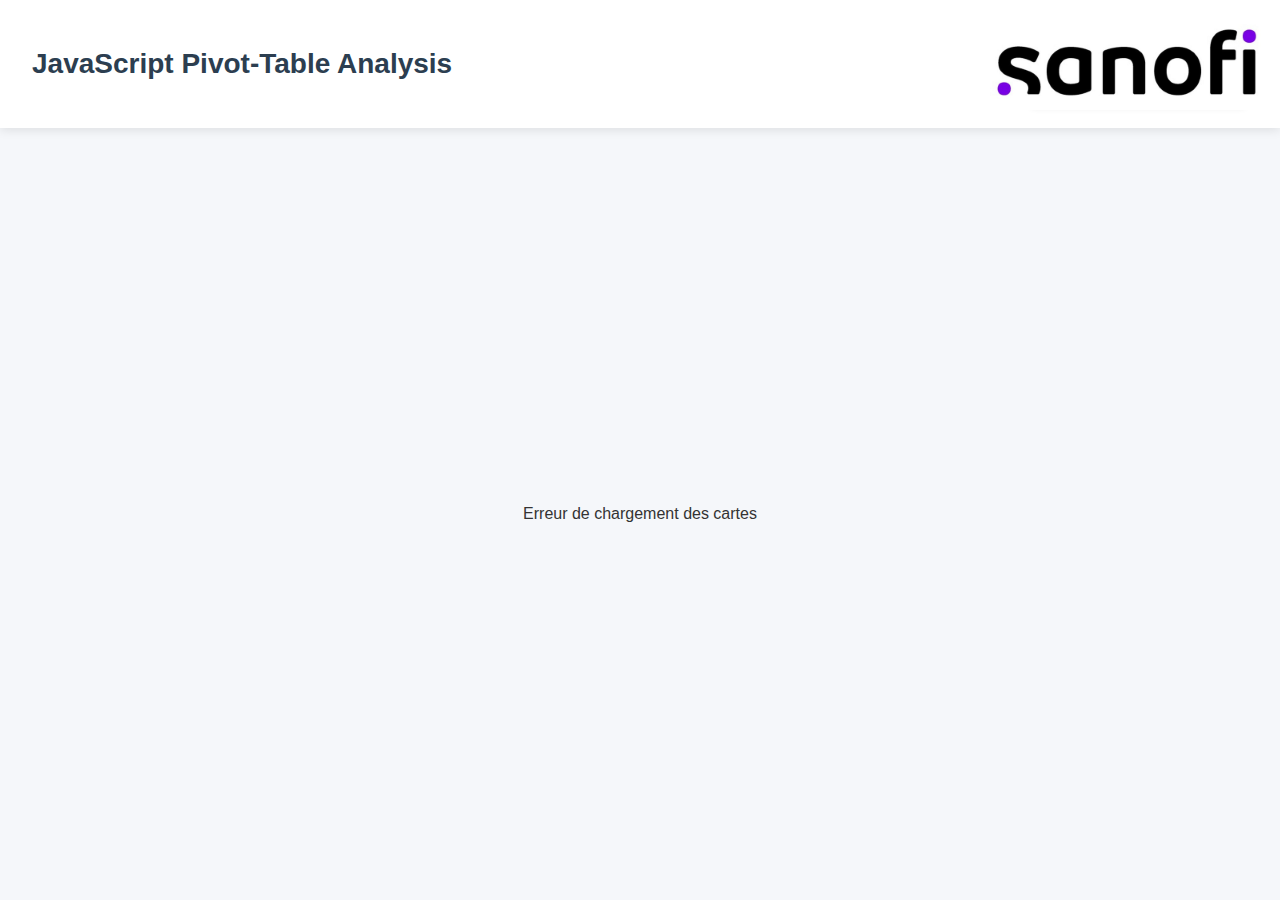
<file: index.html>
<!DOCTYPE html>
<html lang="en">
<head>
    <meta charset="UTF-8">
    <meta name="viewport" content="width=device-width, initial-scale=1.0">
    <title>JavaScript Pivot-Table Analysis</title>
    <style>
        * {
            margin: 0;
            padding: 0;
            box-sizing: border-box;
            font-family: 'Segoe UI', Tahoma, Geneva, Verdana, sans-serif;
        }

        body {
            background-color: #f5f7fa;
            color: #333;
            min-height: 100vh;
            display: flex;
            flex-direction: column;
        }

        header {
            background-color: #ffffff;
            box-shadow: 0 2px 10px rgba(0, 0, 0, 0.1);
            padding: 1.5rem 2rem;
            display: flex;
            justify-content: space-between;
            align-items: center;
        }

        .header-title {
            color: #2c3e50;
            font-size: 1.75rem;
            font-weight: 600;
        }

        .logo {
            width: 220px;
            height: 80px;
            /* background: linear-gradient(135deg, #3498db, #2c3e50); */
            border-radius: 8px;
            display: flex;
            justify-content: center;
            align-items: center;
            color: white;
            font-weight: bold;
            font-size: 1.2rem;
            box-shadow: 0 4px 6px rgba(0, 0, 0, 0.1);
        }

        .content {
            flex: 1;
            display: flex;
            justify-content: center;
            align-items: center;
            padding: 2rem;
        }

        .button-container {
            display: flex;
            gap: 2rem;
        }

        .nav-button {
            padding: 1.2rem 2.5rem;
            font-size: 1.2rem;
            font-weight: 500;
            text-align: center;
            text-decoration: none;
            color: white;
            background-color: #3498db;
            border-radius: 8px;
            transition: all 0.3s ease;
            box-shadow: 0 4px 6px rgba(0, 0, 0, 0.1);
            display: flex;
            align-items: center;
            justify-content: center;
            border: none;
            cursor: pointer;
            min-width: 180px;
            width: 180px;
        }

        .nav-button:hover {
            background-color: #2980b9;
            transform: translateY(-2px);
            box-shadow: 0 6px 8px rgba(0, 0, 0, 0.15);
        }

        .nav-button:active {
            transform: translateY(0);
            box-shadow: 0 2px 4px rgba(0, 0, 0, 0.1);
        }
    </style>
</head>
<body>
    <header>
        <h1 class="header-title">JavaScript Pivot-Table Analysis</h1>
        <div class="logo"><img src="./images/SanofiLogov1.png" /></div>
    </header>
    
    <main class="content">
        <div class="button-container" id="cardContainer">
        </div>
    </main>

    <script>
        fetch('http://localhost:3000/api/get_fact_names')
            .then(response => response.text())
            .then(text => {
                const cards = text
                    .split('\n')
                    .filter(Boolean)
                    .map(line => {
                        try {
                            const obj = JSON.parse(line);
                            const table = obj.TABLE_NAME || obj.table_name || Object.values(obj)[0];
                            return table ? { label: table, href: table + '.html' } : null;
                        } catch {
                            return null;
                        }
                    })
                    .filter(Boolean);

                const container = document.getElementById('cardContainer');
                container.innerHTML = '';
                cards.forEach(card => {
                    const a = document.createElement('a');
                    a.href = card.href;
                    a.className = 'nav-button';
                    a.textContent = card.label;
                    container.appendChild(a);
                });
                container.querySelectorAll('.nav-button').forEach(button => {
                    button.addEventListener('click', function(e) {
                        console.log(`Navigating to ${this.getAttribute('href')}`);
                    });
                });
            })
            .catch(err => {
                document.getElementById('cardContainer').innerHTML = '<div>Erreur de chargement des cartes</div>';
                console.error(err);
            });
    </script>
</body>
</html>
</file>
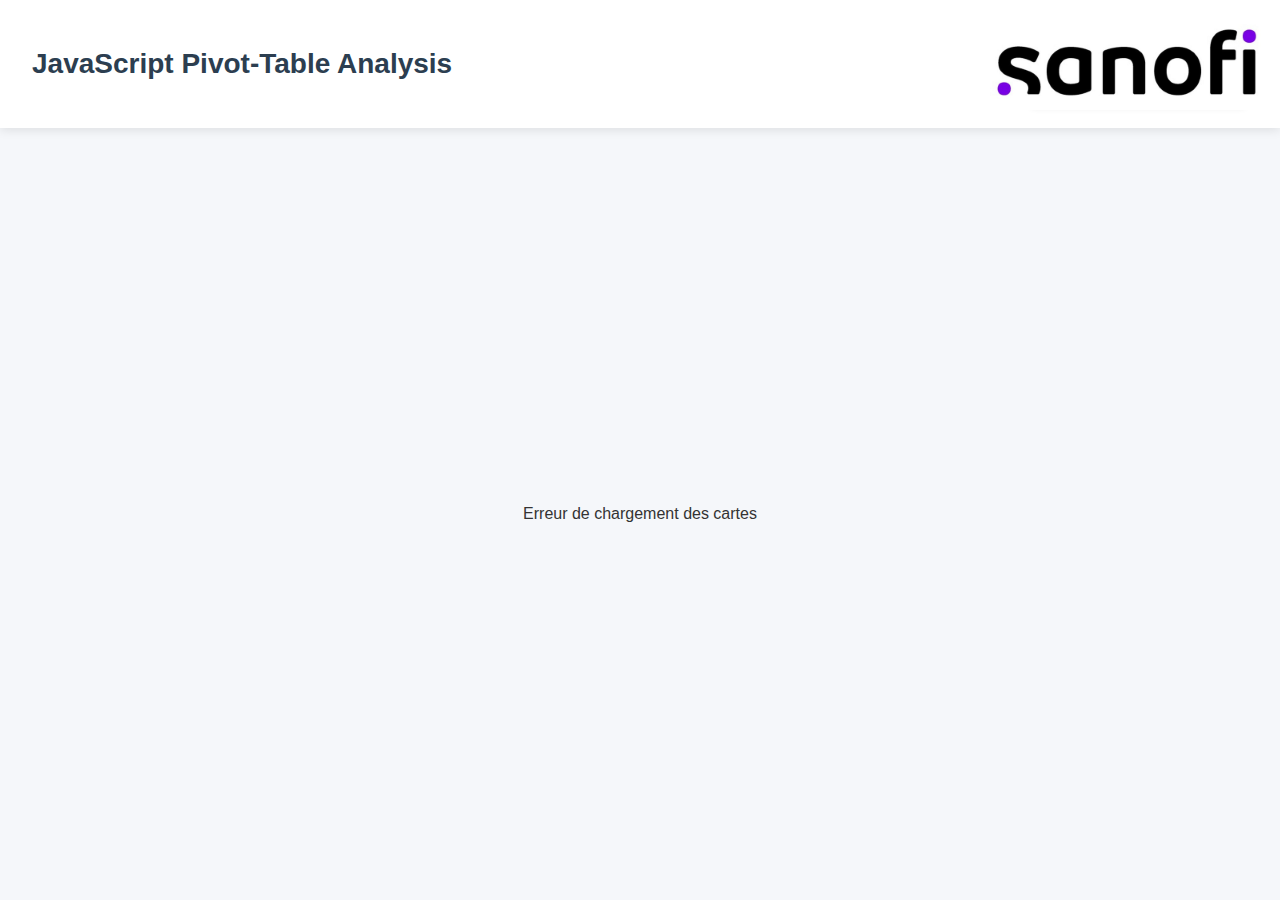
<file: WIP-772025/index.html>
<!DOCTYPE html>
<html lang="en">
<head>
    <meta charset="UTF-8">
    <meta name="viewport" content="width=device-width, initial-scale=1.0">
    <title>JavaScript Pivot-Table Analysis</title>
    <style>
        * {
            margin: 0;
            padding: 0;
            box-sizing: border-box;
            font-family: 'Segoe UI', Tahoma, Geneva, Verdana, sans-serif;
        }

        body {
            background-color: #f5f7fa;
            color: #333;
            min-height: 100vh;
            display: flex;
            flex-direction: column;
        }

        header {
            background-color: #ffffff;
            box-shadow: 0 2px 10px rgba(0, 0, 0, 0.1);
            padding: 1.5rem 2rem;
            display: flex;
            justify-content: space-between;
            align-items: center;
        }

        .header-title {
            color: #2c3e50;
            font-size: 1.75rem;
            font-weight: 600;
        }

        .logo {
            width: 220px;
            height: 80px;
            /* background: linear-gradient(135deg, #3498db, #2c3e50); */
            border-radius: 8px;
            display: flex;
            justify-content: center;
            align-items: center;
            color: white;
            font-weight: bold;
            font-size: 1.2rem;
            box-shadow: 0 4px 6px rgba(0, 0, 0, 0.1);
        }

        .content {
            flex: 1;
            display: flex;
            justify-content: center;
            align-items: center;
            padding: 2rem;
        }

        .button-container {
            display: flex;
            gap: 2rem;
        }

        .nav-button {
            padding: 1.2rem 2.5rem;
            font-size: 1.2rem;
            font-weight: 500;
            text-align: center;
            text-decoration: none;
            color: white;
            background-color: #3498db;
            border-radius: 8px;
            transition: all 0.3s ease;
            box-shadow: 0 4px 6px rgba(0, 0, 0, 0.1);
            display: flex;
            align-items: center;
            justify-content: center;
            border: none;
            cursor: pointer;
            min-width: 180px;
            width: 180px;
        }

        .nav-button:hover {
            background-color: #2980b9;
            transform: translateY(-2px);
            box-shadow: 0 6px 8px rgba(0, 0, 0, 0.15);
        }

        .nav-button:active {
            transform: translateY(0);
            box-shadow: 0 2px 4px rgba(0, 0, 0, 0.1);
        }
    </style>
</head>
<body>
    <header>
        <h1 class="header-title">JavaScript Pivot-Table Analysis</h1>
        <div class="logo"><img src="./images/SanofiLogov1.png" /></div>
    </header>

    <main class="content">
        <div class="button-container" id="cardContainer">
        </div>
    </main>

    <script>
        fetch('http://localhost:3000/api/get_fact_names')
            .then(response => response.text())
            .then(text => {
                const cards = text
                    .split('\n')
                    .filter(Boolean)
                    .map(line => {
                        try {
                            const obj = JSON.parse(line);
                            const table = obj.TABLE_NAME || obj.table_name || Object.values(obj)[0];
                            return table ? { label: table, href: table + '.html' } : null;
                        } catch {
                            return null;
                        }
                    })
                    .filter(Boolean);

                const container = document.getElementById('cardContainer');
                container.innerHTML = '';
                cards.forEach(card => {
                    const a = document.createElement('a');
                    a.href = card.href;
                    a.className = 'nav-button';
                    a.textContent = card.label;
                    container.appendChild(a);
                });
                container.querySelectorAll('.nav-button').forEach(button => {
                    button.addEventListener('click', function(e) {
                        console.log(`Navigating to ${this.getAttribute('href')}`);
                    });
                });
            })
            .catch(err => {
                document.getElementById('cardContainer').innerHTML = '<div>Erreur de chargement des cartes</div>';
                console.error(err);
            });
    </script>
</body>
</html>
</file>
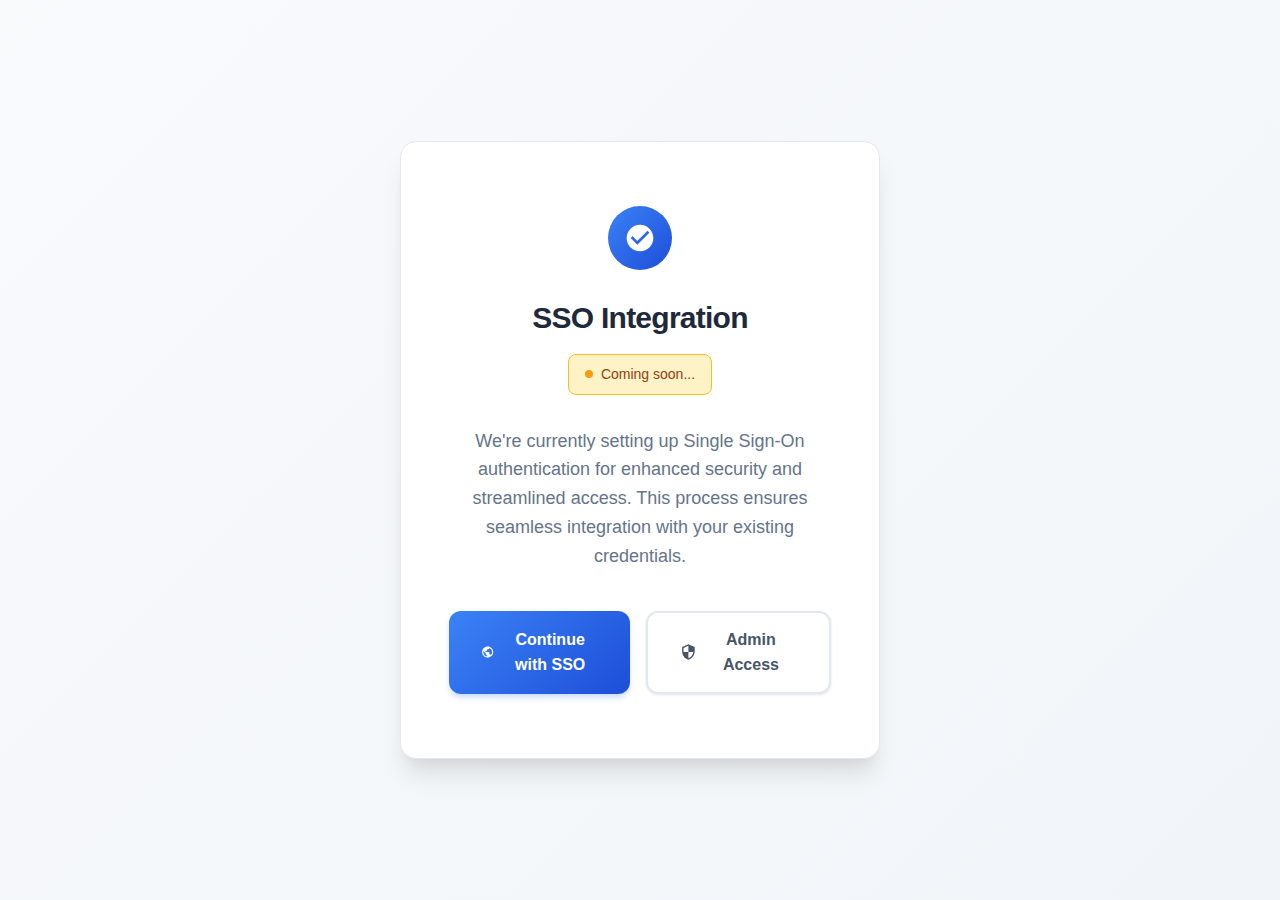
<file: sso.html>
<!DOCTYPE html>
<html lang="en">
<head>
    <meta charset="UTF-8">
    <meta name="viewport" content="width=device-width, initial-scale=1.0">
    <title>SSO Integration</title>
    <style>
        * {
            margin: 0;
            padding: 0;
            box-sizing: border-box;
        }

        body {
            font-family: -apple-system, BlinkMacSystemFont, 'Segoe UI', Roboto, Oxygen, Ubuntu, Cantarell, sans-serif;
            background: linear-gradient(135deg, #f8fafc 0%, #f1f5f9 100%);
            min-height: 100vh;
            display: flex;
            align-items: center;
            justify-content: center;
            color: #334155;
            line-height: 1.6;
        }

        .container {
            background: white;
            border-radius: 16px;
            box-shadow: 0 20px 25px -5px rgba(0, 0, 0, 0.1), 0 10px 10px -5px rgba(0, 0, 0, 0.04);
            padding: 3rem 2rem;
            text-align: center;
            max-width: 480px;
            width: 90%;
            border: 1px solid #e2e8f0;
        }

        .icon {
            width: 64px;
            height: 64px;
            margin: 0 auto 1.5rem;
            background: linear-gradient(135deg, #3b82f6 0%, #1d4ed8 100%);
            border-radius: 50%;
            display: flex;
            align-items: center;
            justify-content: center;
            animation: pulse 2s ease-in-out infinite;
        }

        .icon svg {
            width: 32px;
            height: 32px;
            color: white;
        }

        @keyframes pulse {
            0%, 100% {
                transform: scale(1);
                opacity: 1;
            }
            50% {
                transform: scale(1.05);
                opacity: 0.9;
            }
        }

        h1 {
            font-size: 1.875rem;
            font-weight: 700;
            color: #1e293b;
            margin-bottom: 0.75rem;
            letter-spacing: -0.025em;
        }

        .message {
            font-size: 1.125rem;
            color: #64748b;
            margin-bottom: 2.5rem;
            max-width: 400px;
            margin-left: auto;
            margin-right: auto;
        }

        .button-group {
            display: flex;
            flex-direction: column;
            gap: 1rem;
            margin-top: 2rem;
        }

        .btn {
            padding: 0.875rem 2rem;
            border-radius: 12px;
            font-size: 1rem;
            font-weight: 600;
            text-decoration: none;
            transition: all 0.2s ease;
            border: none;
            cursor: pointer;
            display: inline-flex;
            align-items: center;
            justify-content: center;
            gap: 0.5rem;
            min-height: 48px;
        }

        .btn-primary {
            background: linear-gradient(135deg, #3b82f6 0%, #1d4ed8 100%);
            color: white;
            box-shadow: 0 4px 6px -1px rgba(59, 130, 246, 0.3);
        }

        .btn-primary:hover {
            transform: translateY(-2px);
            box-shadow: 0 8px 15px -3px rgba(59, 130, 246, 0.4);
        }

        .btn-secondary {
            background: white;
            color: #475569;
            border: 2px solid #e2e8f0;
            box-shadow: 0 1px 3px 0 rgba(0, 0, 0, 0.1);
        }

        .btn-secondary:hover {
            background: #f8fafc;
            border-color: #cbd5e1;
            transform: translateY(-1px);
            box-shadow: 0 4px 6px -1px rgba(0, 0, 0, 0.1);
        }

        .btn:active {
            transform: translateY(0);
        }

        .status-indicator {
            display: inline-flex;
            align-items: center;
            gap: 0.5rem;
            background: #fef3c7;
            color: #92400e;
            padding: 0.5rem 1rem;
            border-radius: 8px;
            font-size: 0.875rem;
            font-weight: 500;
            margin-bottom: 2rem;
            border: 1px solid #fbbf24;
        }

        .status-dot {
            width: 8px;
            height: 8px;
            background: #f59e0b;
            border-radius: 50%;
            animation: blink 1.5s ease-in-out infinite;
        }

        @keyframes blink {
            0%, 100% { opacity: 1; }
            50% { opacity: 0.5; }
        }

        @media (min-width: 640px) {
            .container {
                padding: 4rem 3rem;
            }

            .button-group {
                flex-direction: row;
                justify-content: center;
            }

            .btn {
                flex: 1;
                max-width: 200px;
            }
        }

        @media (max-width: 480px) {
            .container {
                margin: 1rem;
                padding: 2rem 1.5rem;
            }

            h1 {
                font-size: 1.5rem;
            }

            .message {
                font-size: 1rem;
            }
        }
    </style>
</head>
<body>
    <div class="container">
        <div class="icon">
            <svg fill="currentColor" viewBox="0 0 24 24">
                <path d="M12 2C6.48 2 2 6.48 2 12s4.48 10 10 10 10-4.48 10-10S17.52 2 12 2zm-2 15l-5-5 1.41-1.41L10 14.17l7.59-7.59L19 8l-9 9z"/>
            </svg>
        </div>

        <h1>SSO Integration</h1>
        
        <div class="status-indicator">
            <div class="status-dot"></div>
            Coming soon...
        </div>

        <p class="message">
            We're currently setting up Single Sign-On authentication for enhanced security and streamlined access. This process ensures seamless integration with your existing credentials.
        </p>

        <div class="button-group">
            <a href="#" class="btn btn-primary" onclick="handleSSOLogin()">
                <svg width="20" height="20" fill="currentColor" viewBox="0 0 24 24">
                    <path d="M12 2C6.48 2 2 6.48 2 12s4.48 10 10 10 10-4.48 10-10S17.52 2 12 2zm-1 17.93c-3.94-.49-7-3.85-7-7.93 0-.62.08-1.21.21-1.79L9 15v1c0 1.1.9 2 2 2v1.93zm6.9-2.54c-.26-.81-1-1.39-1.9-1.39h-1v-3c0-.55-.45-1-1-1H8v-2h2c.55 0 1-.45 1-1V7h2c1.1 0 2-.9 2-2v-.41c2.93 1.19 5 4.06 5 7.41 0 2.08-.8 3.97-2.1 5.39z"/>
                </svg>
                Continue with SSO
            </a>
            
            <a href="#" class="btn btn-secondary" onclick="handleAdminAccess()">
                <svg width="20" height="20" fill="currentColor" viewBox="0 0 24 24">
                    <path d="M12 1L3 5v6c0 5.55 3.84 10.74 9 12 5.16-1.26 9-6.45 9-12V5l-9-4zm0 10.99h7c-.53 4.12-3.28 7.79-7 8.94V12H5V6.3l7-3.11v8.8z"/>
                </svg>
                Admin Access
            </a>
        </div>
    </div>

    <script>
        function handleSSOLogin() {
            // Add your SSO login logic here
            console.log('SSO login initiated');
            // Example: window.location.href = '/auth/sso';
        }

        function handleAdminAccess() {
            // Add your admin access logic here
            console.log('Admin access requested');
            window.location.href = '/fact_bom.html';
        }

        // Add loading states to buttons when clicked
        document.querySelectorAll('.btn').forEach(btn => {
            btn.addEventListener('click', function(e) {
                e.preventDefault();
                const originalText = this.innerHTML;
                this.style.opacity = '0.7';
                this.style.cursor = 'not-allowed';
                
                // Simulate processing
                setTimeout(() => {
                    this.style.opacity = '1';
                    this.style.cursor = 'pointer';
                }, 1000);
                
                // Call the respective handler
                if (this.onclick) {
                    this.onclick();
                }
            });
        });
    </script>
</body>
</html>
</file>
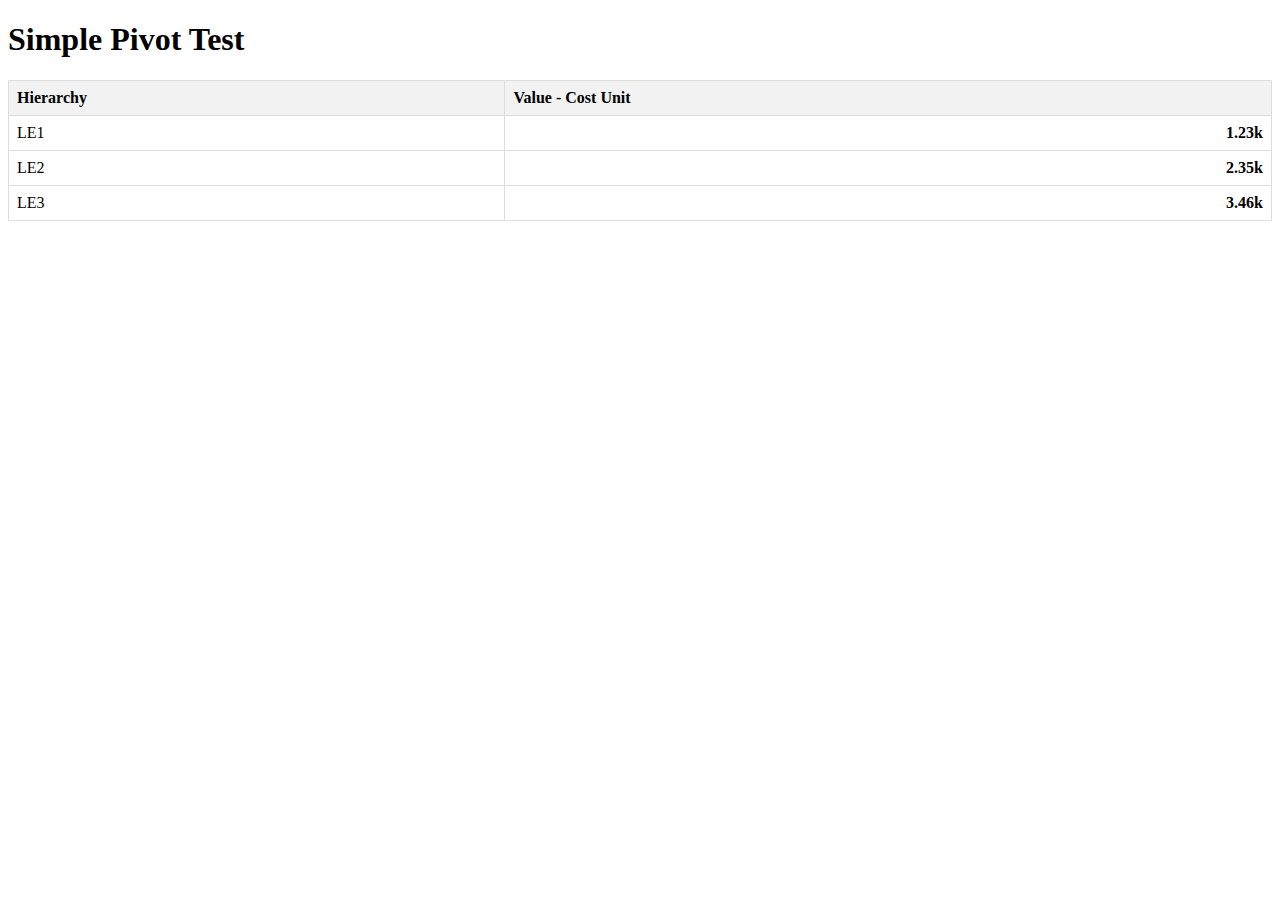
<file: test.html>
<!DOCTYPE html>
<html lang="en">
<head>
    <meta charset="UTF-8">
    <title>Simple Pivot Test</title>
    <style>
        table { border-collapse: collapse; width: 100%; }
        th, td { border: 1px solid #ddd; padding: 8px; text-align: left; }
        th { background-color: #f2f2f2; }
        .value-cell { text-align: right; }
        .non-zero-value { font-weight: bold; }
    </style>
</head>
<body>
    <h1>Simple Pivot Test</h1>
    <div id="pivotTable"></div>

    <script>
        // Sample data structure
        const testData = [
            { LE: "LE1", COST_UNIT: 1234.56 },
            { LE: "LE2", COST_UNIT: 2345.67 },
            { LE: "LE3", COST_UNIT: 3456.78 }
        ];
        
        // Simple pivot structure
        const pivotData = {
            rows: [
                { _id: "row1", label: "LE1", factId: "LE1" },
                { _id: "row2", label: "LE2", factId: "LE2" },
                { _id: "row3", label: "LE3", factId: "LE3" }
            ],
            data: [
                { _id: "row1", "COST_UNIT": 1234.56 },
                { _id: "row2", "COST_UNIT": 2345.67 },
                { _id: "row3", "COST_UNIT": 3456.78 }
            ]
        };
        
        function renderCell(value) {
            // Force number conversion
            let numericValue = typeof value === 'number' ? value : parseFloat(String(value) || '0');
            if (isNaN(numericValue)) numericValue = 0;
            
            // Format for display
            let formattedValue;
            if (numericValue === 0) {
                formattedValue = '0.00';
            } else if (Math.abs(numericValue) >= 1000000) {
                formattedValue = (numericValue / 1000000).toFixed(2) + 'm';
            } else if (Math.abs(numericValue) >= 1000) {
                formattedValue = (numericValue / 1000).toFixed(2) + 'k';
            } else {
                formattedValue = numericValue.toFixed(2);
            }
            
            // Add class based on value
            const cellClass = numericValue !== 0 ? 'value-cell non-zero-value' : 'value-cell';
            
            return `<td class="${cellClass}">${formattedValue}</td>`;
        }
        
        function renderPivotTable() {
            const tableContainer = document.getElementById('pivotTable');
            
            let tableHtml = '<table>';
            
            // Header
            tableHtml += '<tr><th>Hierarchy</th><th>Value - Cost Unit</th></tr>';
            
            // Rows
            pivotData.rows.forEach((row, index) => {
                const dataRow = pivotData.data.find(d => d._id === row._id);
                
                tableHtml += '<tr>';
                tableHtml += `<td>${row.label}</td>`;
                tableHtml += renderCell(dataRow ? dataRow.COST_UNIT : 0);
                tableHtml += '</tr>';
            });
            
            tableHtml += '</table>';
            
            tableContainer.innerHTML = tableHtml;
            
            // Log the raw data for comparison
            console.log("Pivot data:", pivotData.data);
        }
        
        // Initialize
        renderPivotTable();
    </script>
</body>
</html>
</file>
